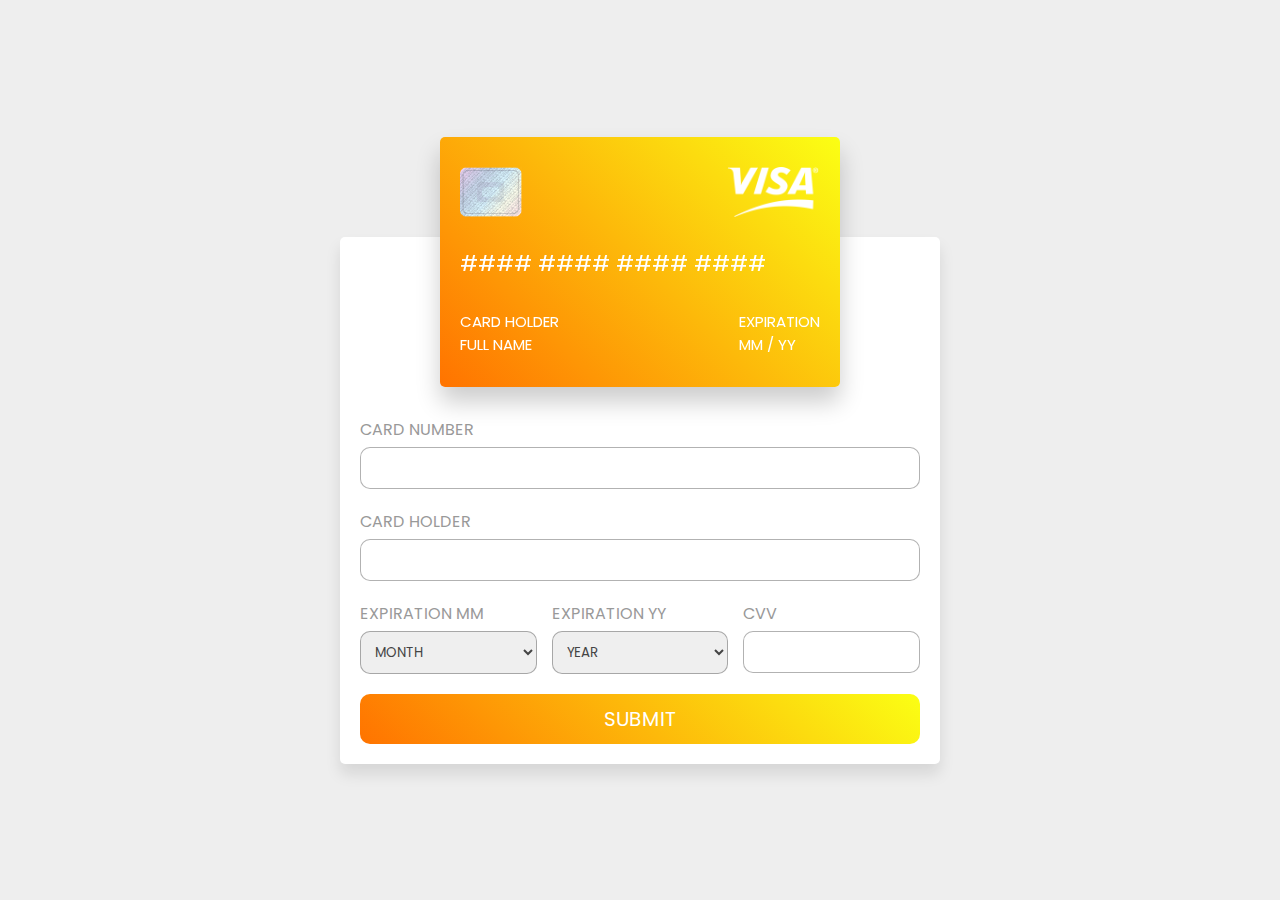
<file: components/credit-card-form/index.html>
<!DOCTYPE html>
<html lang="en">

<head>
    <meta charset="UTF-8">
    <meta http-equiv="X-UA-Compatible" content="IE=edge">
    <meta name="viewport" content="width=device-width, initial-scale=1.0">
    <link rel="stylesheet" href="style.css">
    <title>Credit Card Form</title>
</head>

<body>
    <div class="container">

        <div class="card-container">
            <div class="front">
                <div class="image">
                    <img src="./image/chip.png" alt="">
                    <img src="./image/visa.png" alt="">
                </div>
                <div class="card-number-box">#### #### #### ####</div>
                <div class="flexbox">
                    <div class="box">
                        <span>Card Holder</span>
                        <div class="card-holder-name">Full name</div>
                    </div>
                    <div class="box">
                        <span>Expiration</span>
                        <div class="expiration">
                            <span class="exp-month">MM</span>
                            <span> / </span>
                            <span class="exp-year">YY</span>
                        </div>
                    </div>
                </div>
            </div>

            <div class="back">
                <div class="stripe"></div>
                <div class="box">
                    <span>CVV</span>
                    <div class="cvv-box"></div>
                    <img src="./image/visa.png" alt="">
                </div>
            </div>
        </div>

        <form action="">
            <div class="inputBox">
                <span>Card Number</span>
                <input type="text" maxlength="16" class="card-number-input">
            </div>
            <div class="inputBox">
                <span>Card Holder</span>
                <input type="text" class="card-holder-input">
            </div>
            <div class="flexbox">
                <div class="inputBox">
                    <span>Expiration mm</span>
                    <select name="" id="" class="month-input">
                        <option value="month" selected disabled>Month</option>
                        <option value="01">01</option>
                        <option value="02">02</option>
                        <option value="03">03</option>
                        <option value="04">04</option>
                        <option value="05">05</option>
                        <option value="06">06</option>
                        <option value="07">07</option>
                        <option value="08">08</option>
                        <option value="09">09</option>
                        <option value="10">10</option>
                        <option value="11">11</option>
                        <option value="12">12</option>
                    </select>
                </div>
                <div class="inputBox">
                    <span>Expiration yy</span>
                    <select name="" id="" class="year-input">
                        <option value="year" selected disabled>Year</option>
                        <option value="2022">2022</option>
                        <option value="2023">2023</option>
                        <option value="2024">2024</option>
                        <option value="2025">2025</option>
                        <option value="2026">2026</option>
                        <option value="2027">2027</option>
                        <option value="2028">2028</option>
                        <option value="2029">2029</option>
                        <option value="2030">2030</option>
                        <option value="2031">2031</option>
                    </select>
                </div>
                <div class="inputBox">
                    <span>CVV</span>
                    <input type="text" maxlength="4" class="cvv-input">
                </div>
            </div>
            <input type="submit" value="submit" class="submit-btn">
        </form>
    </div>

    <script src="main.js"></script>
</body>
</html>
</file>
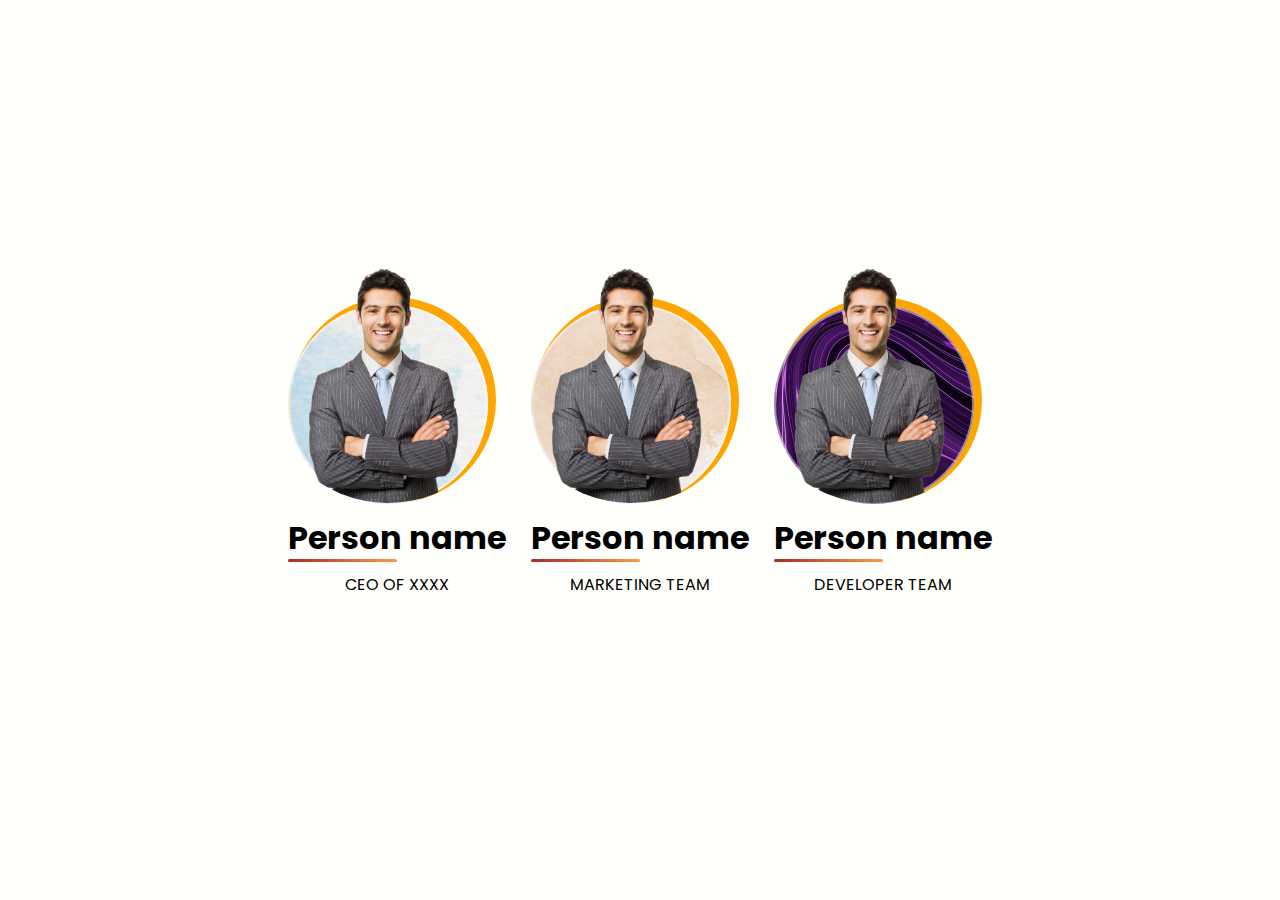
<file: components/custom-team-presentation/index.html>
<!DOCTYPE html>
<html lang="en">
<head>
    <meta charset="UTF-8">
    <meta http-equiv="X-UA-Compatible" content="IE=edge">
    <meta name="viewport" content="width=device-width, initial-scale=1.0">
    <link rel="stylesheet" href="style.css">
    <title>Custom Presentation Team</title>
</head>
<body>
    <div class="container">
        <div class="box">
            <div class="img-box">
                <img src="./images/p1.png" alt="">
            </div>
            <div class="text">
                <h1>Person name</h1>
                <span>CEO OF XXXX</span>
            </div>
        </div>
        <div class="box">
            <div class="img-box">
                <img src="./images/p1.png" alt="">
            </div>
            <div class="text">
                <h1>Person name</h1>
                <span>MARKETING TEAM</span>
            </div>
        </div>
        <div class="box">
            <div class="img-box">
                <img src="./images/p1.png" alt="">
            </div>
            <div class="text">
                <h1>Person name</h1>
                <span>DEVELOPER TEAM</span>
            </div>
        </div>
    </div>
</body>
</html>
</file>
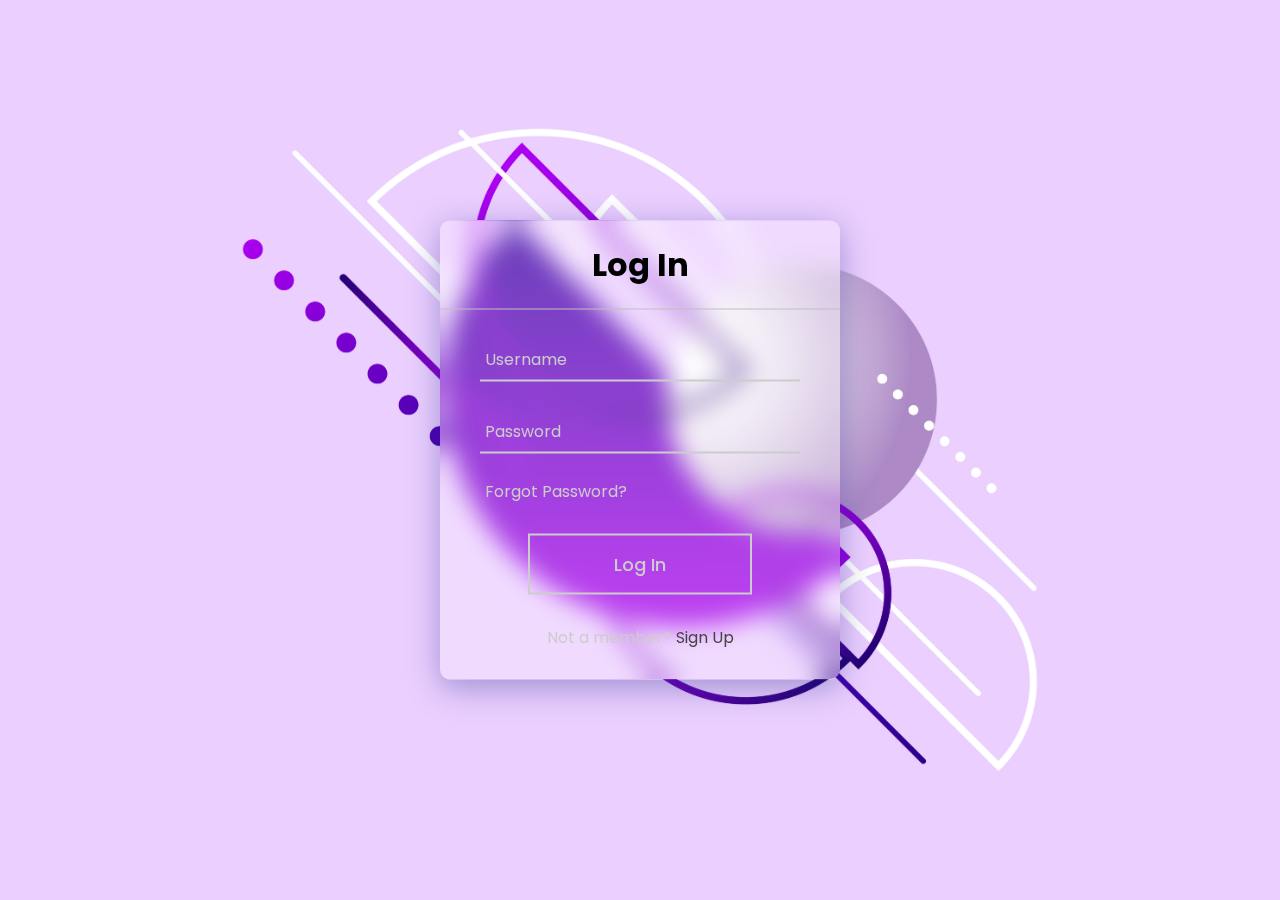
<file: components/glassmorphism-login-form/index.html>
<!DOCTYPE html>
<html lang="en">
    <head>
        <meta charset="utf-8" />
        <title>Glassmorphism Login Form</title>
        <link rel="stylesheet" href="style.css" />
    </head>
    <body>
        <main>
            <h1>Log In</h1>
            <form action="#" autocomplete="off">
                <div class="input_wrapper">
                    <input type="text" name="username" id="username" required />
                    <span></span>
                    <label for="username">Username</label>
                </div>
                <div class="input_wrapper">
                    <input type="password" name="password" id="password" required />
                    <span></span>
                    <label for="password">Password</label>
                </div>
                <div class="forgot_password">Forgot Password?</div>
                <button class="login_btn">Log In</button>
                <div class="signup_link">
                    Not a member? <a href="#">Sign Up</a>
                </div>
            </form>
        </main>
    </body>
</html>
</file>
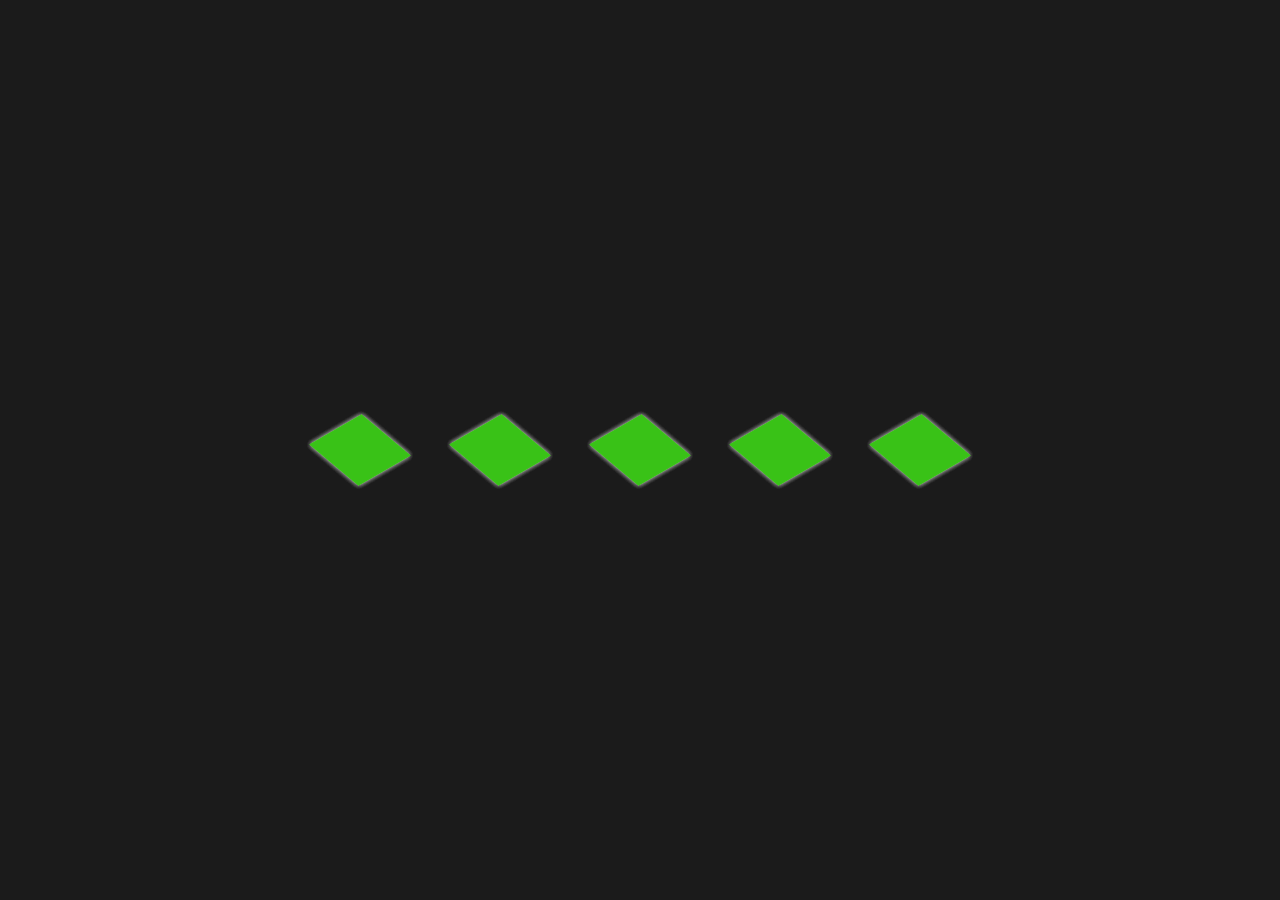
<file: components/social-media-icons/index.html>
<!DOCTYPE html>
<html lang="en">
<head>
    <meta charset="UTF-8">
    <meta http-equiv="X-UA-Compatible" content="IE=edge">
    <meta name="viewport" content="width=device-width, initial-scale=1.0">
    <link rel="stylesheet" href="style.css">
    <link rel='stylesheet' href='https://cdn-uicons.flaticon.com/uicons-brands/css/uicons-brands.css'>
    <title>Social media icons</title>
</head>
<body>
    <ul>
        <li>
            <a href="#">
                <span></span>
                <span></span>
                <span></span>
                <span></span>
                <span><i class="fi fi-brands-facebook"></i></span>
            </a>
        </li>
        <li>
            <a href="#">
                <span></span>
                <span></span>
                <span></span>
                <span></span>
                <span><i class="fi fi-brands-linkedin"></i></span>
            </a>
        </li>
        <li>
            <a href="#">
                <span></span>
                <span></span>
                <span></span>
                <span></span>
                <span><i class="fi fi-brands-twitter"></i></span>
            </a>
        </li>
        <li>
            <a href="#">
                <span></span>
                <span></span>
                <span></span>
                <span></span>
                <span><i class="fi fi-brands-instagram"></i></span>
            </a>
        </li>
        <li>
            <a href="#">
                <span></span>
                <span></span>
                <span></span>
                <span></span>
                <span><i class="fi fi-brands-github"></i></span>
            </a>
        </li>
    </ul>
</body>
</html>
</file>
<file: components/credit-card-form/style.css>
@import url('https://fonts.googleapis.com/css2?family=Poppins:wght@100;200;300;400;500;600;700&display=swap');

*{
    font-family: 'Poppins',sans-serif;
    margin: 0;
    padding: 0;
    box-sizing: border-box;
    outline: none;
    border: none;
    text-decoration: none;
    text-transform: uppercase;
}

.container{
    min-height: 100vh;
    background-color: #eee;
    display: flex;
    justify-content: center;
    align-items: center;
    flex-direction: column;
}

.container form{
    background-color: #fff;
    border-radius: 5px;
    box-shadow: 0 10px 15px rgba(0,0,0,.1);
    padding: 20px;
    width: 600px;
    padding-top: 160px;
}

.inputBox{
    margin-top:20px
}

.inputBox span{
    display: block;
    color:#999;
    padding-bottom: 5px;
}

.inputBox input,
.inputBox select{
    width: 100%;
    padding: 10px;
    border-radius: 10px;
    border: 1px solid rgba(0,0,0,.3);
    color: #444;
}

.flexbox{
    display: flex;
    gap: 15px;
}

.flexbox .inputBox{
    width: 100%;
}

.submit-btn{
    width: 100%;
    background: linear-gradient(45deg,rgb(255, 115, 0),rgb(251, 255, 20));
    margin-top: 20px;
    padding: 10px;
    font-size: 20px;
    color: white;
    cursor: pointer;
    border-radius: 10px;
    transition: 0.2s linear;
}

.submit-btn:hover{
    letter-spacing:2px ;
    opacity: 0.8;
}

.card-container{
    margin-bottom: -150px;
    position: relative;
    height: 250px;
    width: 400px;
}

.card-container .front{
    position: absolute;
    width: 100%;
    height: 100%;
    top:0;
    left: 0;
    background: linear-gradient(45deg,rgb(255, 115, 0),rgb(251, 255, 20));
    border-radius: 5px;
    backface-visibility: hidden;
    box-shadow: 0 15px 25px rgba(0,0,0,.2);
    padding: 20px;
    transform: perspective(1000px) rotateY(0deg);
    transition: transform 0.4s ease-out;
}

.card-container .front .image{
    display: flex;
    align-items: center;
    justify-content: space-between;
    padding-top: 10px;
}

.card-container .front .image img{
    height: 50px;
}

.card-container .front .card-number-box{
    padding: 30px 0;
    font-size: 22px;
    color:white
}

.card-container .front .flexbox .box:nth-child(1){
    margin-right: auto;
}

.card-container .front .flexbox .box{
    font-size: 15px;
    color: white;
}

.card-container .back{
    position: absolute;
    width: 100%;
    height: 100%;
    top:0;
    left: 0;
    background: linear-gradient(45deg,rgb(255, 115, 0),rgb(251, 255, 20));
    border-radius: 5px;
    backface-visibility: hidden;
    box-shadow: 0 15px 25px rgba(0,0,0,.2);
    text-align: right;
    transform: perspective(1000px) rotateY(180deg);
    transition: transform 0.4s ease-out;
}

.card-container .back .stripe{
    background: black;
    width: 100%;
    margin: 10px 0;
    height: 50px;
}

.card-container .back .box{
    padding: 0 20px;
}

.card-container .back .box span{
    color:white;
    font-size: 15px;
}

.card-container .back .box .cvv-box{
    height:50px ;
    padding: 10px;
    margin-top: 5px;
    color:#333;
    background: white;
    border-radius: 5px;
    width: 100%;
}

.card-container .back .box img{
    margin-top: 30px;
    height: 30px;
}
</file>
<file: components/custom-team-presentation/style.css>
@import url('https://fonts.googleapis.com/css2?family=Poppins:wght@100;200;300;400;500;600;700&display=swap');

*{
    font-family: 'Poppins',sans-serif;
    margin: 0;
    padding: 0;
    box-sizing: border-box;
}

.container{
    min-height: 100vh;
    width: 100vw;
    display: flex;
    justify-content: center;
    align-items: center;
    gap: 25px;
    background: rgb(255, 255, 251);
}

.box{
    text-align: center;
}

.box .img-box{
    background: url('./images/back1.jpg');
    border-radius: 250px;
    width: 200px;
    height: 200px;
    position: relative;
    box-shadow: 5px -4px 0px 3px orange;
    transition: 0.3s;
    cursor: pointer;
    border:solid rgba(255, 255, 255, 0.473) 2px
}

.box .img-box:hover{
    transform: scale(1.1);
    box-shadow: -5px -4px 0px 3px brown;
}

.box .img-box:hover img{
    transform: scale(1.1) translateX(-45%) translateY(-45%) ;

}

.box:nth-child(2) .img-box{
    background: url('./images/back2.jpg');
}

.box:nth-child(3) .img-box{
    background: url('./images/back3.jpg');
}

.box .img-box img{
    height: 250px;
    position: absolute;
    top: 37%;
    left: 50%;
    object-fit: contain;
    transform: translateX(-50%) translateY(-50%);
    border-radius: 300px;
    transform-origin: bottom;
    transition: 0.3s;
}


.box .text h1{
    margin-top: 10px;
    margin-bottom: 10px;
    width: 100%;
    position: relative;
    transition: 0.3s;
}

.box .text span{
    position: relative;
}

.box .text h1::before{
    content: '';
    position: absolute;
    bottom: 0;
    left: 0;
    width: 50%;
    height: 3px;
    background: linear-gradient(45deg, brown, rgb(255, 155, 73));
    transition: 0.3s;
    border-radius: 50px;
}

.box:hover .text h1::before{
    width: 100%;
}
</file>
<file: components/glassmorphism-login-form/style.css>
@import url("https://fonts.googleapis.com/css2?family=Noto+Sans:wght@700&family=Poppins:wght@400;500;600&display=swap");

* {
    margin: 0;
    padding: 0;
    box-sizing: border-box;
    font-family: "Poppins", sans-serif;
}

body {
    margin: 0;
    padding: 0;
    background-image: url("./images/background.jpg");
    background-position: center;
    background-repeat: no-repeat;
    background-size: cover;
    height: 100vh;
    overflow: hidden;
}

main {
    position: absolute;
    top: 50%;
    left: 50%;
    transform: translate(-50%, -50%);
    width: 400px;
    border-radius: 10px;
    background: rgba(255, 255, 255, 0.25);
    box-shadow: 0 8px 32px 0 rgba(31, 38, 135, 0.37);
    backdrop-filter: blur(13px);
    -webkit-backdrop-filter: blur(13px);
    border-radius: 10px;
}

main h1 {
    color: #000;
    text-align: center;
    padding: 20px 0;
    border-bottom: 1px solid silver;
}

main form {
    padding: 0 40px;
    box-sizing: border-box;
}

form .input_wrapper {
    position: relative;
    border-bottom: 2px solid #ccc;
    margin: 30px 0;
}

.input_wrapper input {
    width: 100%;
    padding: 0 5px;
    height: 40px;
    font-size: 16px;
    border: none;
    background: none;
    outline: none;
}

.input_wrapper label {
    position: absolute;
    top: 50%;
    left: 5px;
    color: #ccc;
    transform: translateY(-50%);
    font-size: 16px;
    pointer-events: none;
    transition: 0.5s;
}

.input_wrapper span::before {
    content: "";
    position: absolute;
    top: 40px;
    left: 0;
    width: 0%;
    height: 2px;
    background: #000;
    transition: 0.5s;
}

.input_wrapper input:focus ~ label,
.input_wrapper input:valid ~ label {
    top: -5px;
    color: #000;
}

.input_wrapper input:focus ~ span::before,
.input_wrapper input:valid ~ span::before {
    width: 100%;
}

.forgot_password {
    margin: -5px 0 20px 5px;
    color: #ccc;
    cursor: pointer;
    transition: 0.3s;
}

.forgot_password:hover {
    color: #000;
}

.signup_link {
    margin: 30px 0;
    text-align: center;
    font-size: 16px;
    color: #ccc;
}

.signup_link a {
    color: #444;
    text-decoration: none;
    transition: 0.3s;
}

.signup_link a:hover {
    color: #000;
}

.login_btn {
    border: 2px solid #ccc;
    width: 70%;
    z-index: 1;
    color: #ccc;
    padding: 15px 25px;
    font-weight: 500;
    font-size: 18px;
    background: transparent;
    outline: none !important;
    cursor: pointer;
    transition: all 0.3s ease;
    position: relative;
    margin: 30px auto;
    display: block;
}

.login_btn:after {
    position: absolute;
    content: "";
    width: 0;
    height: 100%;
    top: 0;
    left: 0;
    direction: rtl;
    z-index: -1;
    background: #000;
    transition: all 0.3s ease;
}

.login_btn:hover {
    color: #ccc;
    border-color: #000;
}

.login_btn:hover:after {
    left: auto;
    right: 0;
    width: 100%;
}

.login_btn:active {
    top: 2px;
}
</file>
<file: components/social-media-icons/style.css>
*{
    padding: 0;
    margin: 0;
    box-sizing: border-box;
    text-decoration: none;
}

body{
    background-color: rgb(27, 27, 27);
    display: flex;
    height: 100vh;
    justify-content: center;
    align-items: center;
}

ul{
    display: flex;
    position: relative;
}

li{
    list-style: none;
    width: 60px;
    height: 60px;
    margin: 0 40px;
    transform: rotate(-30deg) skew(20deg);
    position: relative;
    
}

li span{
    font-size: 30px; 
    color: rgb(255, 255, 255);
    position: absolute;
    top: 0;
    left: 0;
    width: 100%;
    height: 100%;
    background: rgb(57, 194, 23);
    display: flex;
    justify-content: center;
    align-items: center;
    transition: .5s; 
    box-shadow: 0 0 5px 0px rgba(255, 255, 255, 0.247);
}

li:hover span:nth-child(5){
    transform: translate(40px,-40px);
}
li:hover span:nth-child(4){
    transform: translate(30px,-30px);
    opacity: .8;
}
li:hover span:nth-child(3){
    transform: translate(20px,-20px);
    opacity: .6;
}
li:hover span:nth-child(2){
    transform: translate(10px,-10px);
    opacity: .4;
}
li:hover span:nth-child(1){
    transform: translate(0px,0px);
    opacity: .2;
}
</file>
